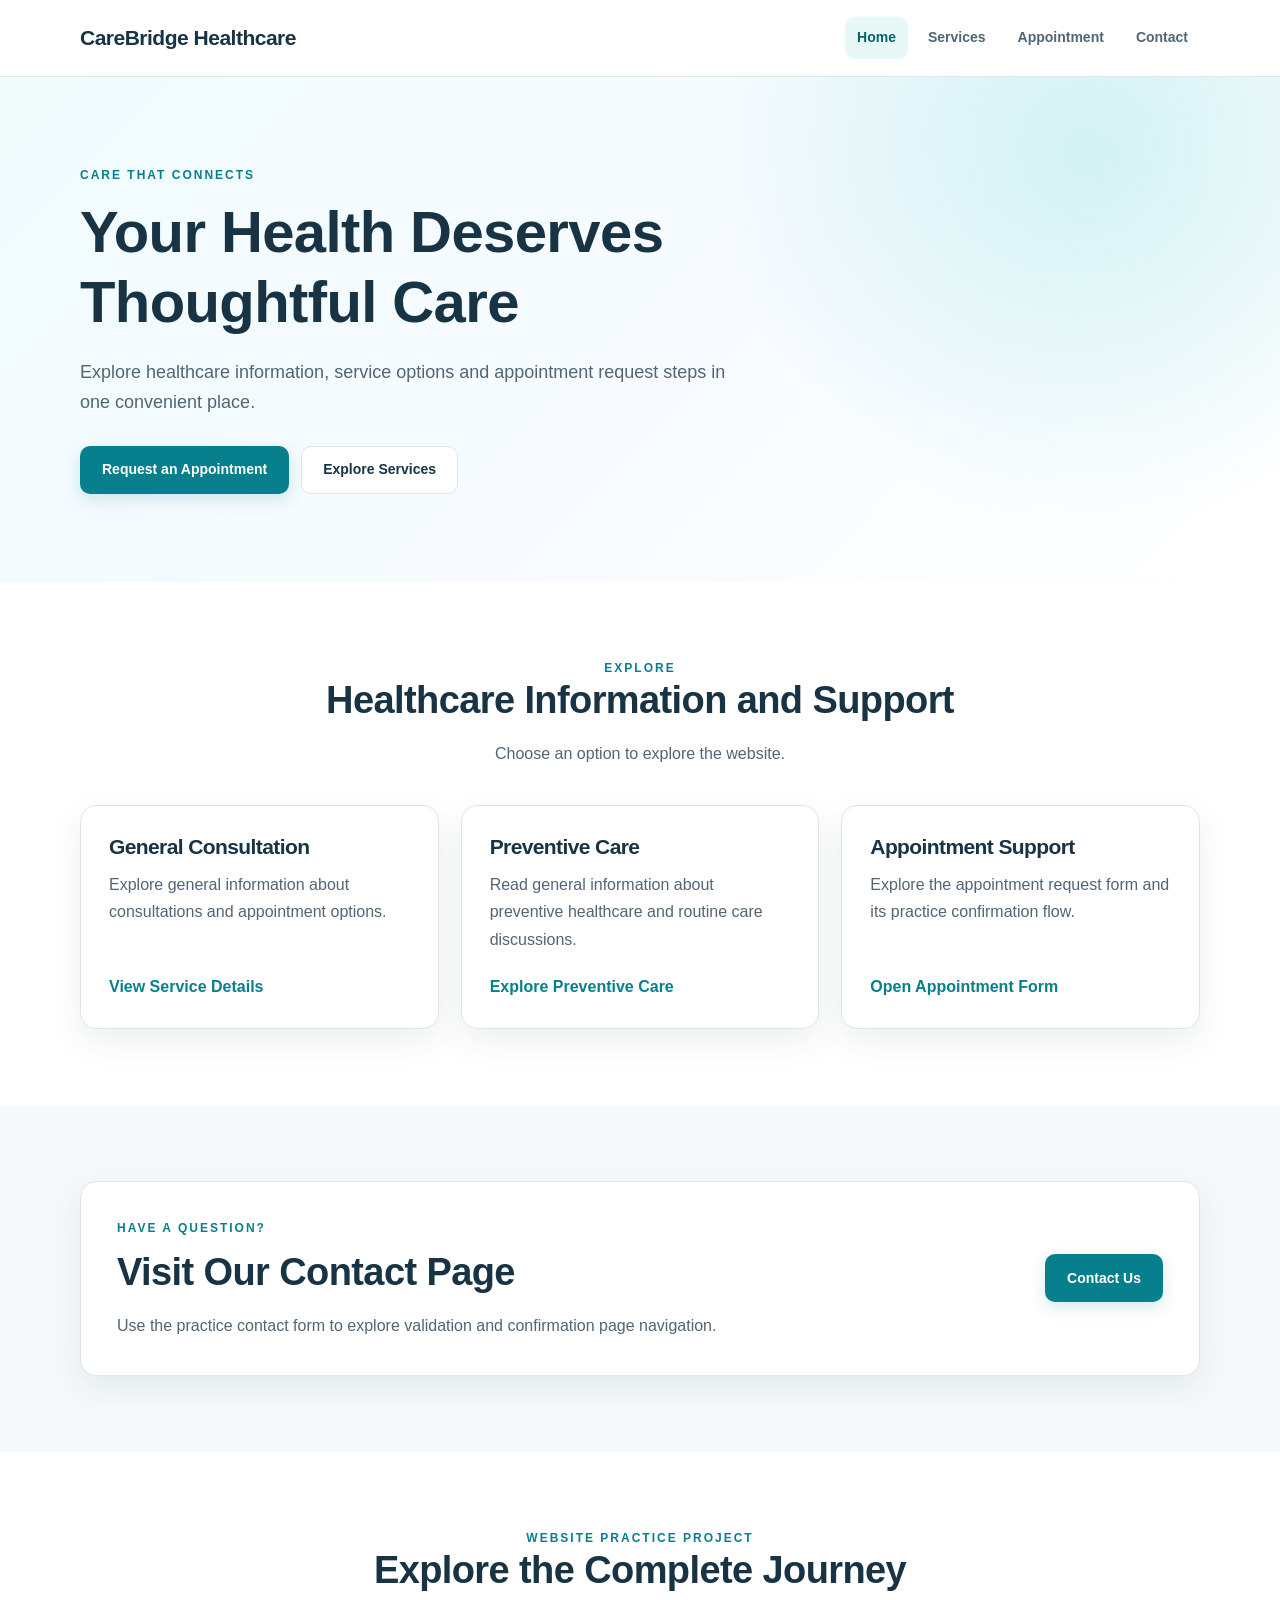
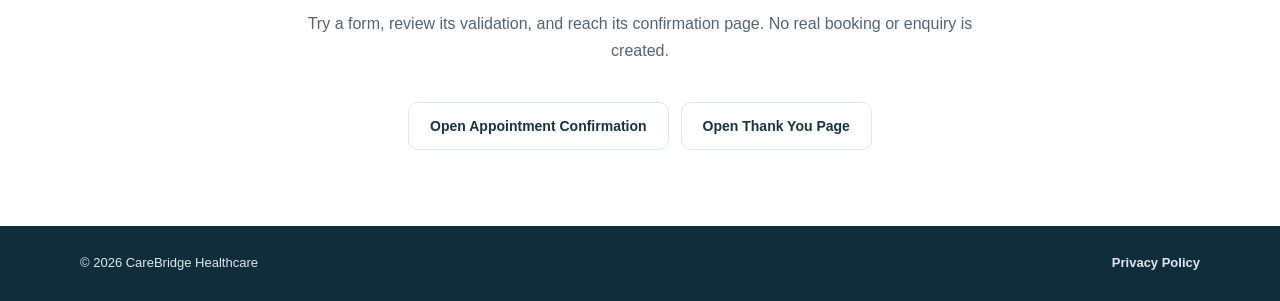
<file: index.html>
<!DOCTYPE html>
<html lang="en">
<head>
  <meta charset="UTF-8">
  <meta name="viewport" content="width=device-width, initial-scale=1.0">

  <title>CareBridge Healthcare | Healthcare Information</title>
  <meta name="description" content="Explore healthcare information, service options and appointment form practice at CareBridge Healthcare.">

  <!-- Google Tag Manager -->
  <script>
    (function(w,d,s,l,i){w[l]=w[l]||[];w[l].push({'gtm.start':
    new Date().getTime(),event:'gtm.js'});var f=d.getElementsByTagName(s)[0],
    j=d.createElement(s),dl=l!='dataLayer'?'&l='+l:'';j.async=true;j.src=
    'https://www.googletagmanager.com/gtm.js?id='+i+dl;f.parentNode.insertBefore(j,f);
    })(window,document,'script','dataLayer','GTM-T838QF4X');
  </script>
  <!-- End Google Tag Manager -->

  <!-- CSS file is in the repository root -->
  <link rel="stylesheet" href="style.css">
</head>

<body>
  <!-- Google Tag Manager (noscript) -->
  <noscript>
    <iframe src="https://www.googletagmanager.com/ns.html?id=GTM-T838QF4X"
      height="0" width="0" style="display:none;visibility:hidden"></iframe>
  </noscript>
  <!-- End Google Tag Manager (noscript) -->

  <header class="site-header">
    <div class="container nav-wrap">
      <a class="brand" href="index.html">CareBridge Healthcare</a>

      <nav aria-label="Main navigation">
        <a href="index.html" aria-current="page">Home</a>
        <a href="services.html">Services</a>
        <a href="appointment.html">Appointment</a>
        <a href="contact.html">Contact</a>
      </nav>
    </div>
  </header>

  <main>
    <section class="hero">
      <div class="container hero-content">
        <div>
          <p class="eyebrow">CARE THAT CONNECTS</p>
          <h1>Your Health Deserves Thoughtful Care</h1>
          <p>
            Explore healthcare information, service options and
            appointment request steps in one convenient place.
          </p>

          <div class="hero-actions">
            <a class="btn btn-primary"
               href="appointment.html"
               data-track="appointment_click">
              Request an Appointment
            </a>

            <a class="btn btn-secondary"
               href="services.html"
               data-track="services_click">
              Explore Services
            </a>
          </div>
        </div>
      </div>
    </section>

    <section class="section">
      <div class="container">
        <div class="section-heading">
          <p class="eyebrow">EXPLORE</p>
          <h2>Healthcare Information and Support</h2>
          <p>Choose an option to explore the website.</p>
        </div>

        <div class="service-grid">
          <article class="service-card">
            <h3>General Consultation</h3>
            <p>
              Explore general information about consultations
              and appointment options.
            </p>
            <a href="services.html"
               data-track="service_click"
               data-service="general_consultation">
              View Service Details
            </a>
          </article>

          <article class="service-card">
            <h3>Preventive Care</h3>
            <p>
              Read general information about preventive healthcare
              and routine care discussions.
            </p>
            <a href="services.html"
               data-track="service_click"
               data-service="preventive_care">
              Explore Preventive Care
            </a>
          </article>

          <article class="service-card">
            <h3>Appointment Support</h3>
            <p>
              Explore the appointment request form and its
              practice confirmation flow.
            </p>
            <a href="appointment.html"
               data-track="appointment_click">
              Open Appointment Form
            </a>
          </article>
        </div>
      </div>
    </section>

    <section class="section section-soft">
      <div class="container cta-box">
        <div>
          <p class="eyebrow">HAVE A QUESTION?</p>
          <h2>Visit Our Contact Page</h2>
          <p>
            Use the practice contact form to explore validation
            and confirmation page navigation.
          </p>
        </div>

        <a class="btn btn-primary"
           href="contact.html"
           data-track="contact_click">
          Contact Us
        </a>
      </div>
    </section>

    <section class="section">
      <div class="container">
        <div class="section-heading">
          <p class="eyebrow">WEBSITE PRACTICE PROJECT</p>
          <h2>Explore the Complete Journey</h2>
          <p>
            Try a form, review its validation, and reach its
            confirmation page. No real booking or enquiry is created.
          </p>
        </div>

        <div class="hero-actions" style="justify-content:center">
          <a class="btn btn-secondary"
             href="appointment-confirmation.html"
             data-track="appointment_confirmation_test">
            Open Appointment Confirmation
          </a>

          <a class="btn btn-secondary"
             href="thank-you.html"
             data-track="thankyou_test">
            Open Thank You Page
          </a>
        </div>
      </div>
    </section>
  </main>

  <footer class="site-footer">
    <div class="container footer-content">
      <p>© 2026 CareBridge Healthcare</p>
      <a href="privacy.html">Privacy Policy</a>
    </div>
  </footer>

  <!-- JavaScript file is in the repository root -->
  <script src="site.js"></script>
</body>
</html>
</file>
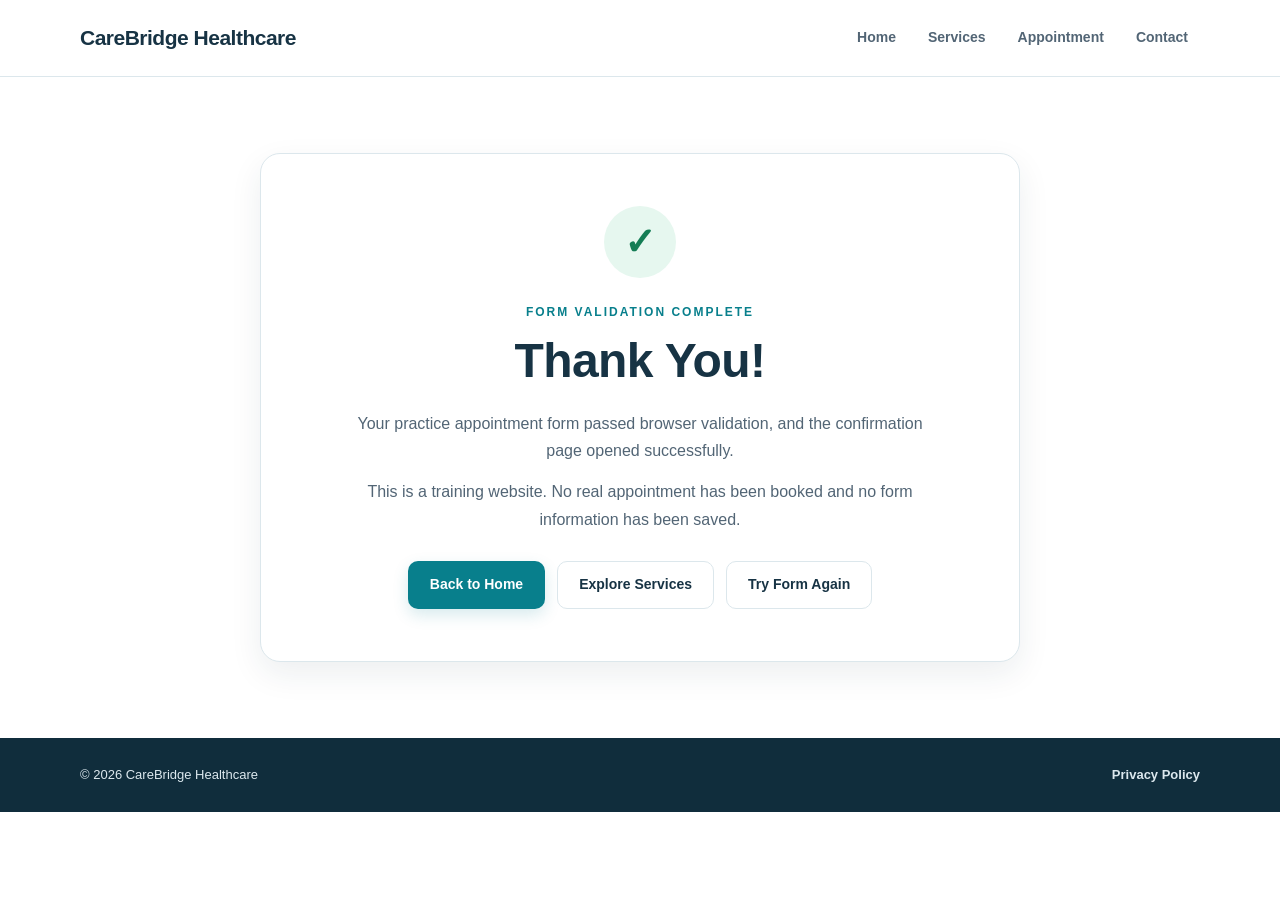
<file: appointment-confirmation.html>
<!DOCTYPE html>
<html lang="en">
<head>
  <meta charset="UTF-8">
  <meta name="viewport" content="width=device-width, initial-scale=1.0">
  <title>Appointment Request Confirmation | CareBridge Healthcare</title>
  <meta name="description" content="Confirmation page for the CareBridge Healthcare practice form.">

  <!-- Google Tag Manager -->
  <script>
    (function(w,d,s,l,i){w[l]=w[l]||[];w[l].push({'gtm.start':
    new Date().getTime(),event:'gtm.js'});var f=d.getElementsByTagName(s)[0],
    j=d.createElement(s),dl=l!='dataLayer'?'&l='+l:'';j.async=true;j.src=
    'https://www.googletagmanager.com/gtm.js?id='+i+dl;f.parentNode.insertBefore(j,f);
    })(window,document,'script','dataLayer','GTM-T838QF4X');
  </script>
  <!-- End Google Tag Manager -->

  <link rel="stylesheet" href="style.css">
</head>

<body>
  <!-- Google Tag Manager (noscript) -->
  <noscript>
    <iframe src="https://www.googletagmanager.com/ns.html?id=GTM-T838QF4X"
      height="0" width="0" style="display:none;visibility:hidden"></iframe>
  </noscript>
  <!-- End Google Tag Manager (noscript) -->

  <header class="site-header">
    <div class="container nav-wrap">
      <a class="brand" href="index.html">CareBridge Healthcare</a>
      <nav aria-label="Main navigation">
        <a href="index.html">Home</a>
        <a href="services.html">Services</a>
        <a href="appointment.html">Appointment</a>
        <a href="contact.html">Contact</a>
      </nav>
    </div>
  </header>

  <main>
    <section class="section">
      <div class="container">
        <div class="confirmation-card">
          <div class="confirmation-icon" aria-hidden="true">✓</div>
          <p class="eyebrow">FORM VALIDATION COMPLETE</p>
          <h1>Thank You!</h1>

          <p>
            Your practice appointment form passed browser validation,
            and the confirmation page opened successfully.
          </p>

          <p>
            This is a training website. No real appointment has
            been booked and no form information has been saved.
          </p>

          <div class="hero-actions">
            <a class="btn btn-primary"
               href="index.html"
               data-track="confirmation_home_click">
              Back to Home
            </a>

            <a class="btn btn-secondary"
               href="services.html"
               data-track="confirmation_services_click">
              Explore Services
            </a>

            <a class="btn btn-secondary"
               href="appointment.html"
               data-track="confirmation_retry_click">
              Try Form Again
            </a>
          </div>
        </div>
      </div>
    </section>
  </main>

  <footer class="site-footer">
    <div class="container footer-content">
      <p>© 2026 CareBridge Healthcare</p>
      <a href="privacy.html">Privacy Policy</a>
    </div>
  </footer>

  <script>
    window.dataLayer = window.dataLayer || [];
    window.dataLayer.push({
      event: 'appointment_confirmation_view'
    });
  </script>

  <script src="site.js"></script>
</body>
</html>
</file>
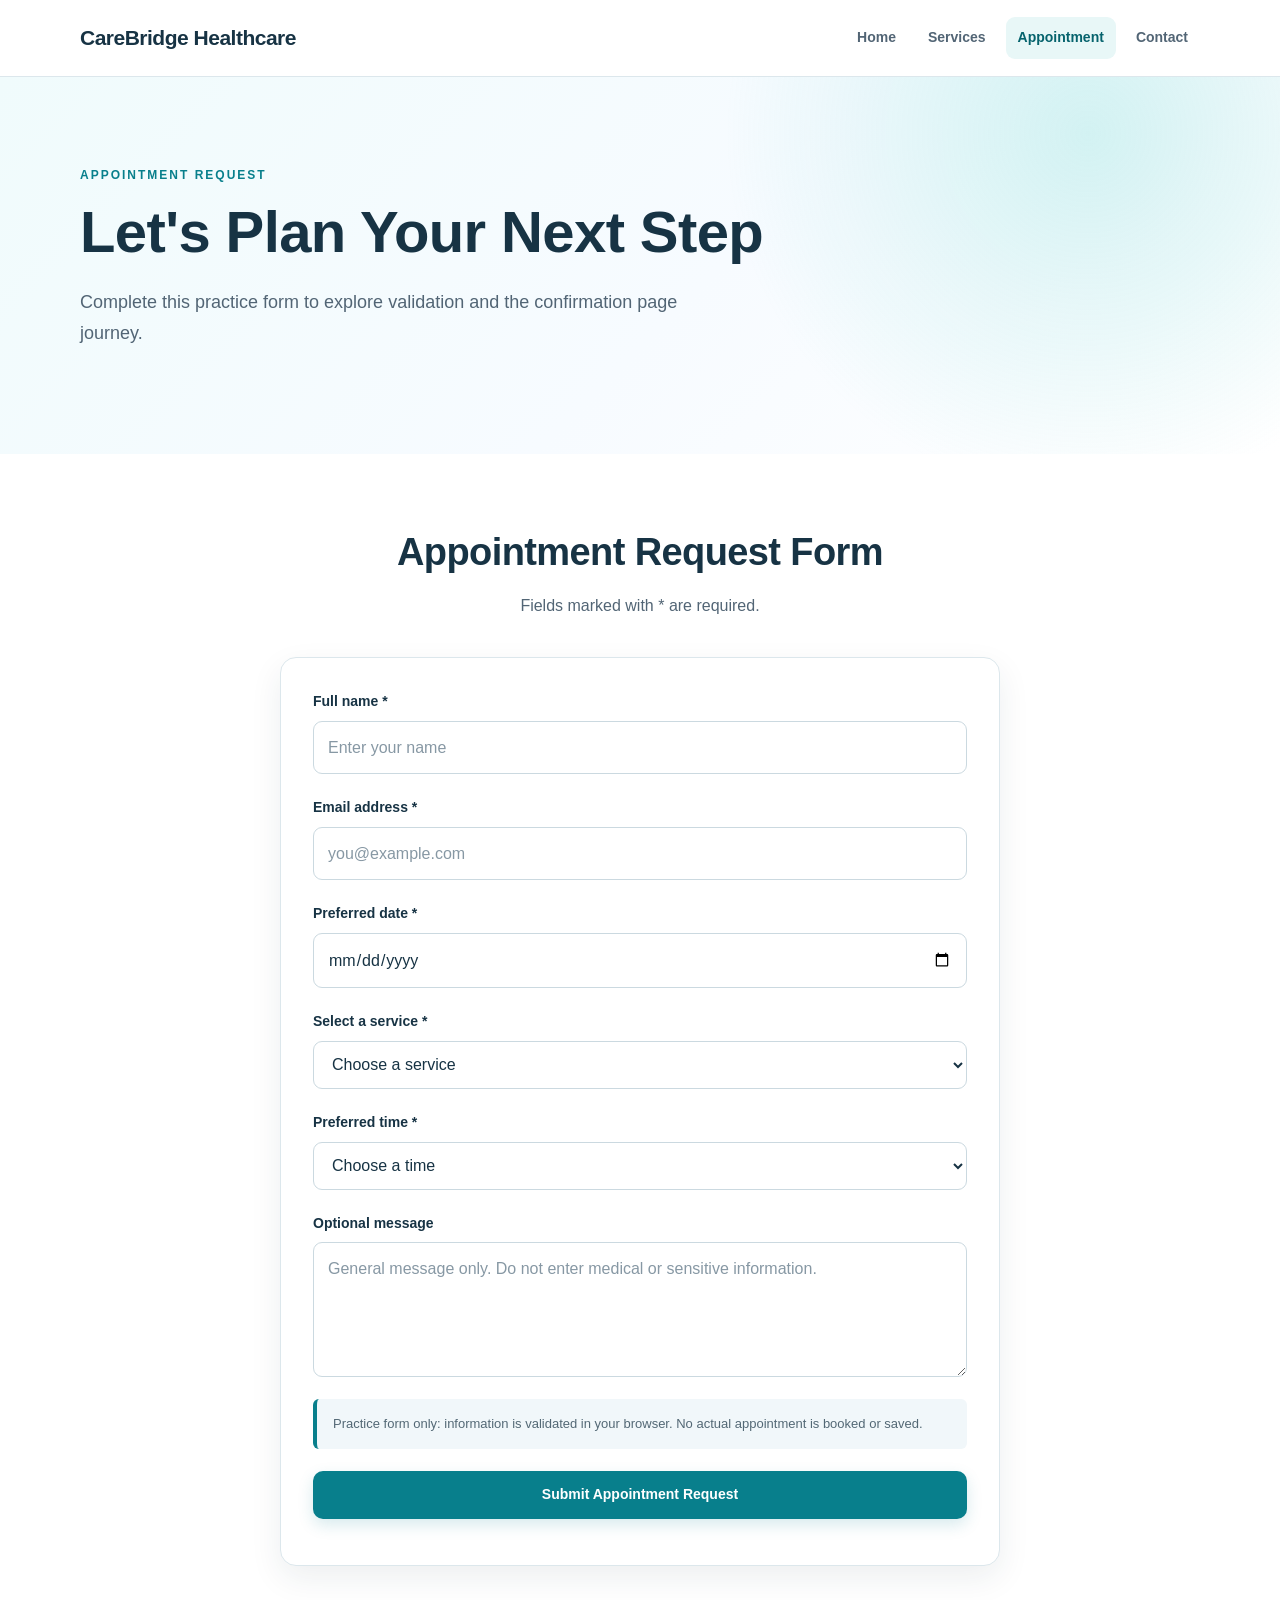
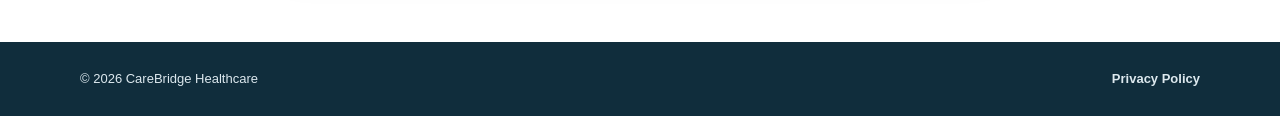
<file: appointment.html>
<!DOCTYPE html>
<html lang="en">
<head>
  <meta charset="UTF-8">
  <meta name="viewport" content="width=device-width, initial-scale=1.0">
  <title>Request an Appointment | CareBridge Healthcare</title>
  <meta name="description" content="Explore the appointment request process at CareBridge Healthcare.">

  <!-- Google Tag Manager -->
  <script>
    (function(w,d,s,l,i){w[l]=w[l]||[];w[l].push({'gtm.start':
    new Date().getTime(),event:'gtm.js'});var f=d.getElementsByTagName(s)[0],
    j=d.createElement(s),dl=l!='dataLayer'?'&l='+l:'';j.async=true;j.src=
    'https://www.googletagmanager.com/gtm.js?id='+i+dl;f.parentNode.insertBefore(j,f);
    })(window,document,'script','dataLayer','GTM-T838QF4X');
  </script>
  <!-- End Google Tag Manager -->

  <link rel="stylesheet" href="style.css">
</head>

<body>
  <!-- Google Tag Manager (noscript) -->
  <noscript>
    <iframe src="https://www.googletagmanager.com/ns.html?id=GTM-T838QF4X"
      height="0" width="0" style="display:none;visibility:hidden"></iframe>
  </noscript>
  <!-- End Google Tag Manager (noscript) -->

  <header class="site-header">
    <div class="container nav-wrap">
      <a class="brand" href="index.html">CareBridge Healthcare</a>
      <nav aria-label="Main navigation">
        <a href="index.html">Home</a>
        <a href="services.html">Services</a>
        <a href="appointment.html" aria-current="page">Appointment</a>
        <a href="contact.html">Contact</a>
      </nav>
    </div>
  </header>

  <main>
    <section class="hero">
      <div class="container hero-content">
        <div>
          <p class="eyebrow">APPOINTMENT REQUEST</p>
          <h1>Let's Plan Your Next Step</h1>
          <p>
            Complete this practice form to explore validation
            and the confirmation page journey.
          </p>
        </div>
      </div>
    </section>

    <section class="section">
      <div class="container">
        <div class="section-heading">
          <h2>Appointment Request Form</h2>
          <p>Fields marked with * are required.</p>
        </div>

        <form id="appointment-form" class="contact-form">
          <div class="form-group">
            <label for="full-name">Full name *</label>
            <input type="text" id="full-name" name="name"
              autocomplete="name" minlength="2" maxlength="80"
              required placeholder="Enter your name">
          </div>

          <div class="form-group">
            <label for="email">Email address *</label>
            <input type="email" id="email" name="email"
              autocomplete="email" maxlength="120"
              required placeholder="you@example.com">
          </div>

          <div class="form-group">
            <label for="appointment-date">Preferred date *</label>
            <input type="date" id="appointment-date"
              name="date" required>
          </div>

          <div class="form-group">
            <label for="service">Select a service *</label>
            <select id="service" name="service" required>
              <option value="">Choose a service</option>
              <option value="general_consultation">General Consultation</option>
              <option value="preventive_care">Preventive Care</option>
              <option value="wellness_information">Wellness Information</option>
            </select>
          </div>

          <div class="form-group">
            <label for="time-preference">Preferred time *</label>
            <select id="time-preference" name="time" required>
              <option value="">Choose a time</option>
              <option value="morning">Morning</option>
              <option value="afternoon">Afternoon</option>
              <option value="evening">Evening</option>
            </select>
          </div>

          <div class="form-group">
            <label for="practice-note">Optional message</label>
            <textarea id="practice-note" name="message"
              maxlength="300" rows="4"
              placeholder="General message only. Do not enter medical or sensitive information."></textarea>
          </div>

          <p class="form-notice">
            Practice form only: information is validated in your browser.
            No actual appointment is booked or saved.
          </p>

          <button type="submit" class="btn btn-primary"
            data-track="appointment_form_submit">
            Submit Appointment Request
          </button>

          <p id="form-error" role="alert" aria-live="polite"></p>
        </form>
      </div>
    </section>
  </main>

  <footer class="site-footer">
    <div class="container footer-content">
      <p>© 2026 CareBridge Healthcare</p>
      <a href="privacy.html">Privacy Policy</a>
    </div>
  </footer>

  <script>
    (function () {
      var form = document.getElementById('appointment-form');
      var dateField = document.getElementById('appointment-date');
      var error = document.getElementById('form-error');

      var now = new Date();
      var localToday = new Date(
        now.getTime() - now.getTimezoneOffset() * 60000
      ).toISOString().split('T')[0];

      dateField.min = localToday;

      form.addEventListener('submit', function (event) {
        event.preventDefault();
        error.textContent = '';

        if (!form.checkValidity()) {
          form.reportValidity();
          return;
        }

        if (dateField.value < localToday) {
          error.textContent = 'Please select today or a future date.';
          dateField.focus();
          return;
        }

        window.dataLayer = window.dataLayer || [];
        window.dataLayer.push({
          event: 'appointment_form_validated'
        });

        // Practice flow only; no appointment is stored.
        window.location.href = 'appointment-confirmation.html';
      });
    })();
  </script>

  <script src="site.js"></script>
</body>
</html>
</file>
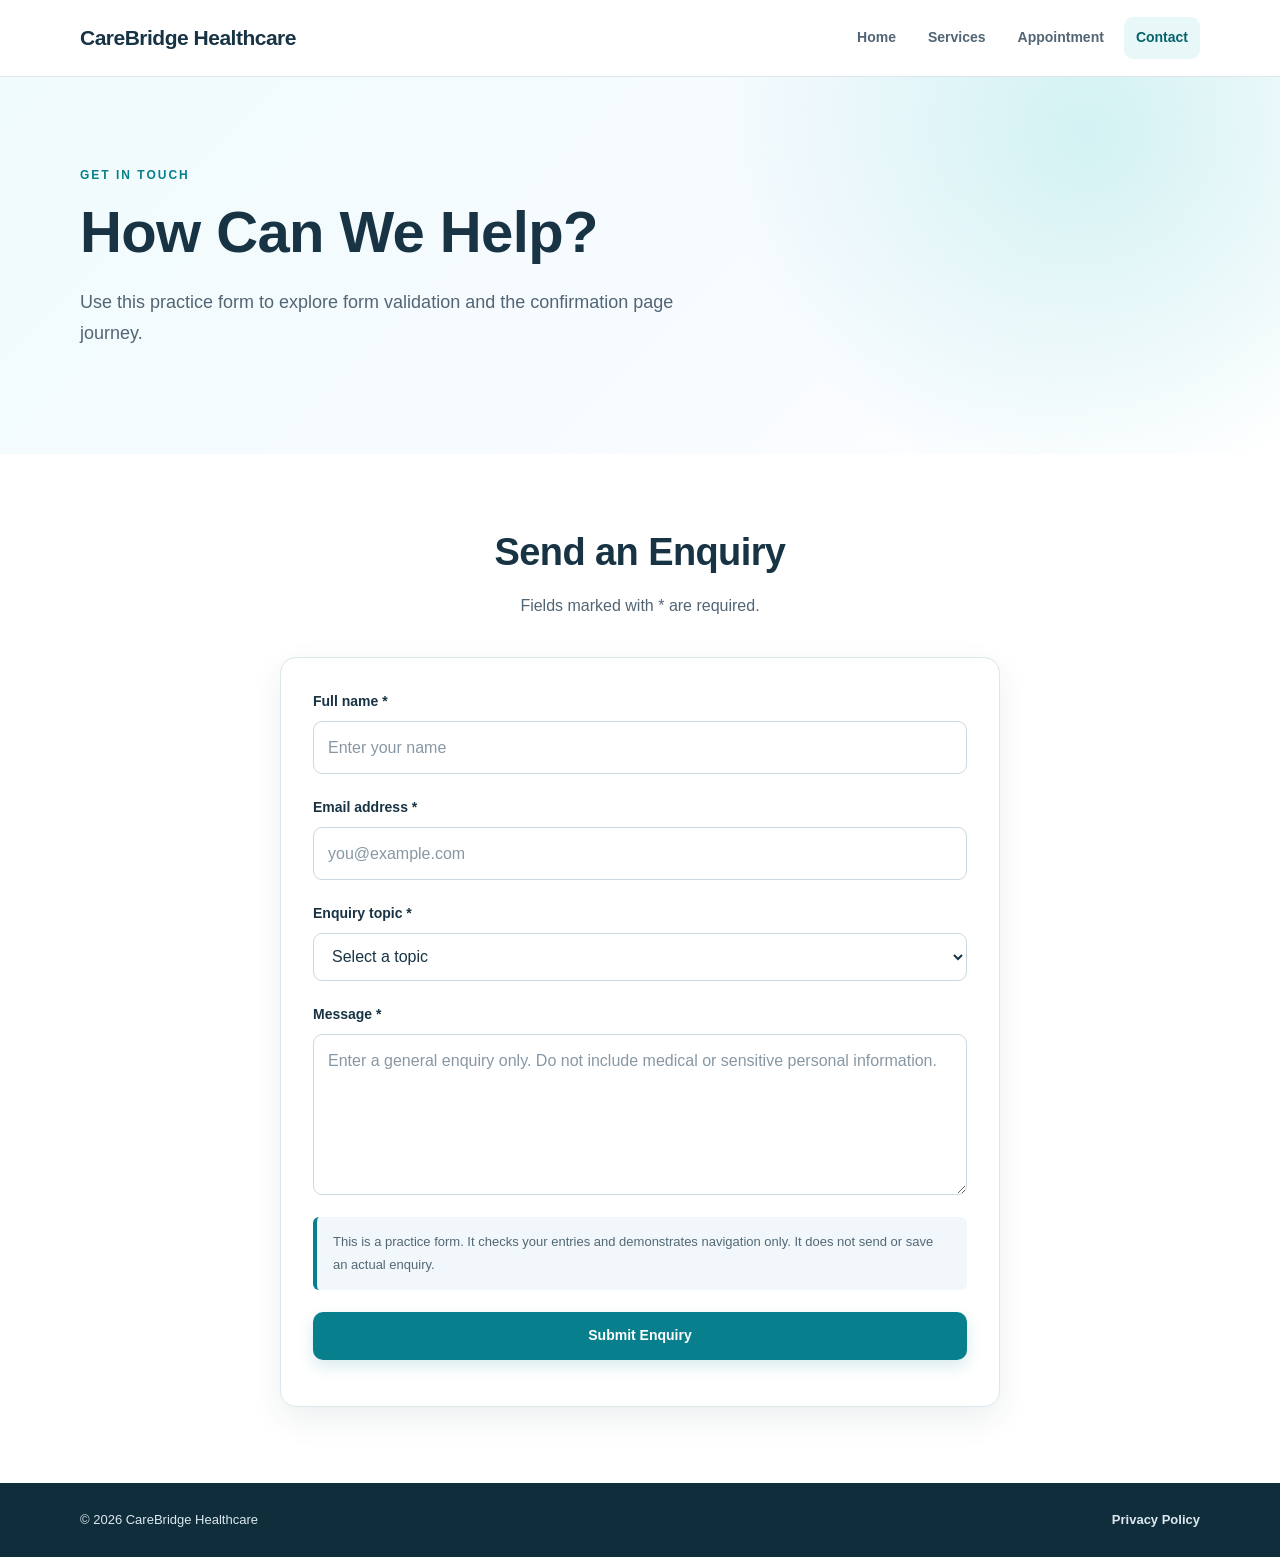
<file: contact.html>
<!DOCTYPE html>
<html lang="en">
<head>
  <meta charset="UTF-8">
  <meta name="viewport" content="width=device-width, initial-scale=1.0">
  <title>Contact Us | CareBridge Healthcare</title>
  <meta name="description" content="Contact page and practice enquiry form for CareBridge Healthcare.">

  <!-- Google Tag Manager -->
  <script>
    (function(w,d,s,l,i){w[l]=w[l]||[];w[l].push({'gtm.start':
    new Date().getTime(),event:'gtm.js'});var f=d.getElementsByTagName(s)[0],
    j=d.createElement(s),dl=l!='dataLayer'?'&l='+l:'';j.async=true;j.src=
    'https://www.googletagmanager.com/gtm.js?id='+i+dl;f.parentNode.insertBefore(j,f);
    })(window,document,'script','dataLayer','GTM-T838QF4X');
  </script>
  <!-- End Google Tag Manager -->

  <link rel="stylesheet" href="style.css">
</head>

<body>
  <!-- Google Tag Manager (noscript) -->
  <noscript>
    <iframe src="https://www.googletagmanager.com/ns.html?id=GTM-T838QF4X"
      height="0" width="0" style="display:none;visibility:hidden"></iframe>
  </noscript>
  <!-- End Google Tag Manager (noscript) -->

  <header class="site-header">
    <div class="container nav-wrap">
      <a class="brand" href="index.html">CareBridge Healthcare</a>
      <nav aria-label="Main navigation">
        <a href="index.html">Home</a>
        <a href="services.html">Services</a>
        <a href="appointment.html">Appointment</a>
        <a href="contact.html" aria-current="page">Contact</a>
      </nav>
    </div>
  </header>

  <main>
    <section class="hero">
      <div class="container hero-content">
        <div>
          <p class="eyebrow">GET IN TOUCH</p>
          <h1>How Can We Help?</h1>
          <p>
            Use this practice form to explore form validation
            and the confirmation page journey.
          </p>
        </div>
      </div>
    </section>

    <section class="section">
      <div class="container">
        <div class="section-heading">
          <h2>Send an Enquiry</h2>
          <p>Fields marked with * are required.</p>
        </div>

        <form id="contact-form" class="contact-form">
          <div class="form-group">
            <label for="contact-name">Full name *</label>
            <input
              type="text"
              id="contact-name"
              name="name"
              autocomplete="name"
              minlength="2"
              maxlength="80"
              required
              placeholder="Enter your name">
          </div>

          <div class="form-group">
            <label for="contact-email">Email address *</label>
            <input
              type="email"
              id="contact-email"
              name="email"
              autocomplete="email"
              maxlength="120"
              required
              placeholder="you@example.com">
          </div>

          <div class="form-group">
            <label for="enquiry-topic">Enquiry topic *</label>
            <select id="enquiry-topic" name="topic" required>
              <option value="">Select a topic</option>
              <option value="general">General enquiry</option>
              <option value="services">Service information</option>
              <option value="appointments">Appointment information</option>
              <option value="website">Website feedback</option>
            </select>
          </div>

          <div class="form-group">
            <label for="contact-message">Message *</label>
            <textarea
              id="contact-message"
              name="message"
              minlength="5"
              maxlength="500"
              rows="5"
              required
              placeholder="Enter a general enquiry only. Do not include medical or sensitive personal information."></textarea>
          </div>

          <p class="form-notice">
            This is a practice form. It checks your entries and
            demonstrates navigation only. It does not send or save
            an actual enquiry.
          </p>

          <button type="submit" class="btn btn-primary"
                  data-track="contact_form_submit">
            Submit Enquiry
          </button>

          <p id="contact-error" role="alert" aria-live="polite"></p>
        </form>
      </div>
    </section>
  </main>

  <footer class="site-footer">
    <div class="container footer-content">
      <p>© 2026 CareBridge Healthcare</p>
      <a href="privacy.html">Privacy Policy</a>
    </div>
  </footer>

  <script>
    (function () {
      var form = document.getElementById('contact-form');
      var error = document.getElementById('contact-error');

      form.addEventListener('submit', function (event) {
        event.preventDefault();
        error.textContent = '';

        if (!form.checkValidity()) {
          form.reportValidity();
          return;
        }

        // Push only a generic event. Never send form values to analytics.
        window.dataLayer = window.dataLayer || [];
        window.dataLayer.push({
          event: 'contact_form_validated'
        });

        // Practice navigation only; the enquiry is not stored or sent.
        window.location.href = 'thank-you.html';
      });
    })();
  </script>

  <script src="site.js"></script>
</body>
</html>
</file>
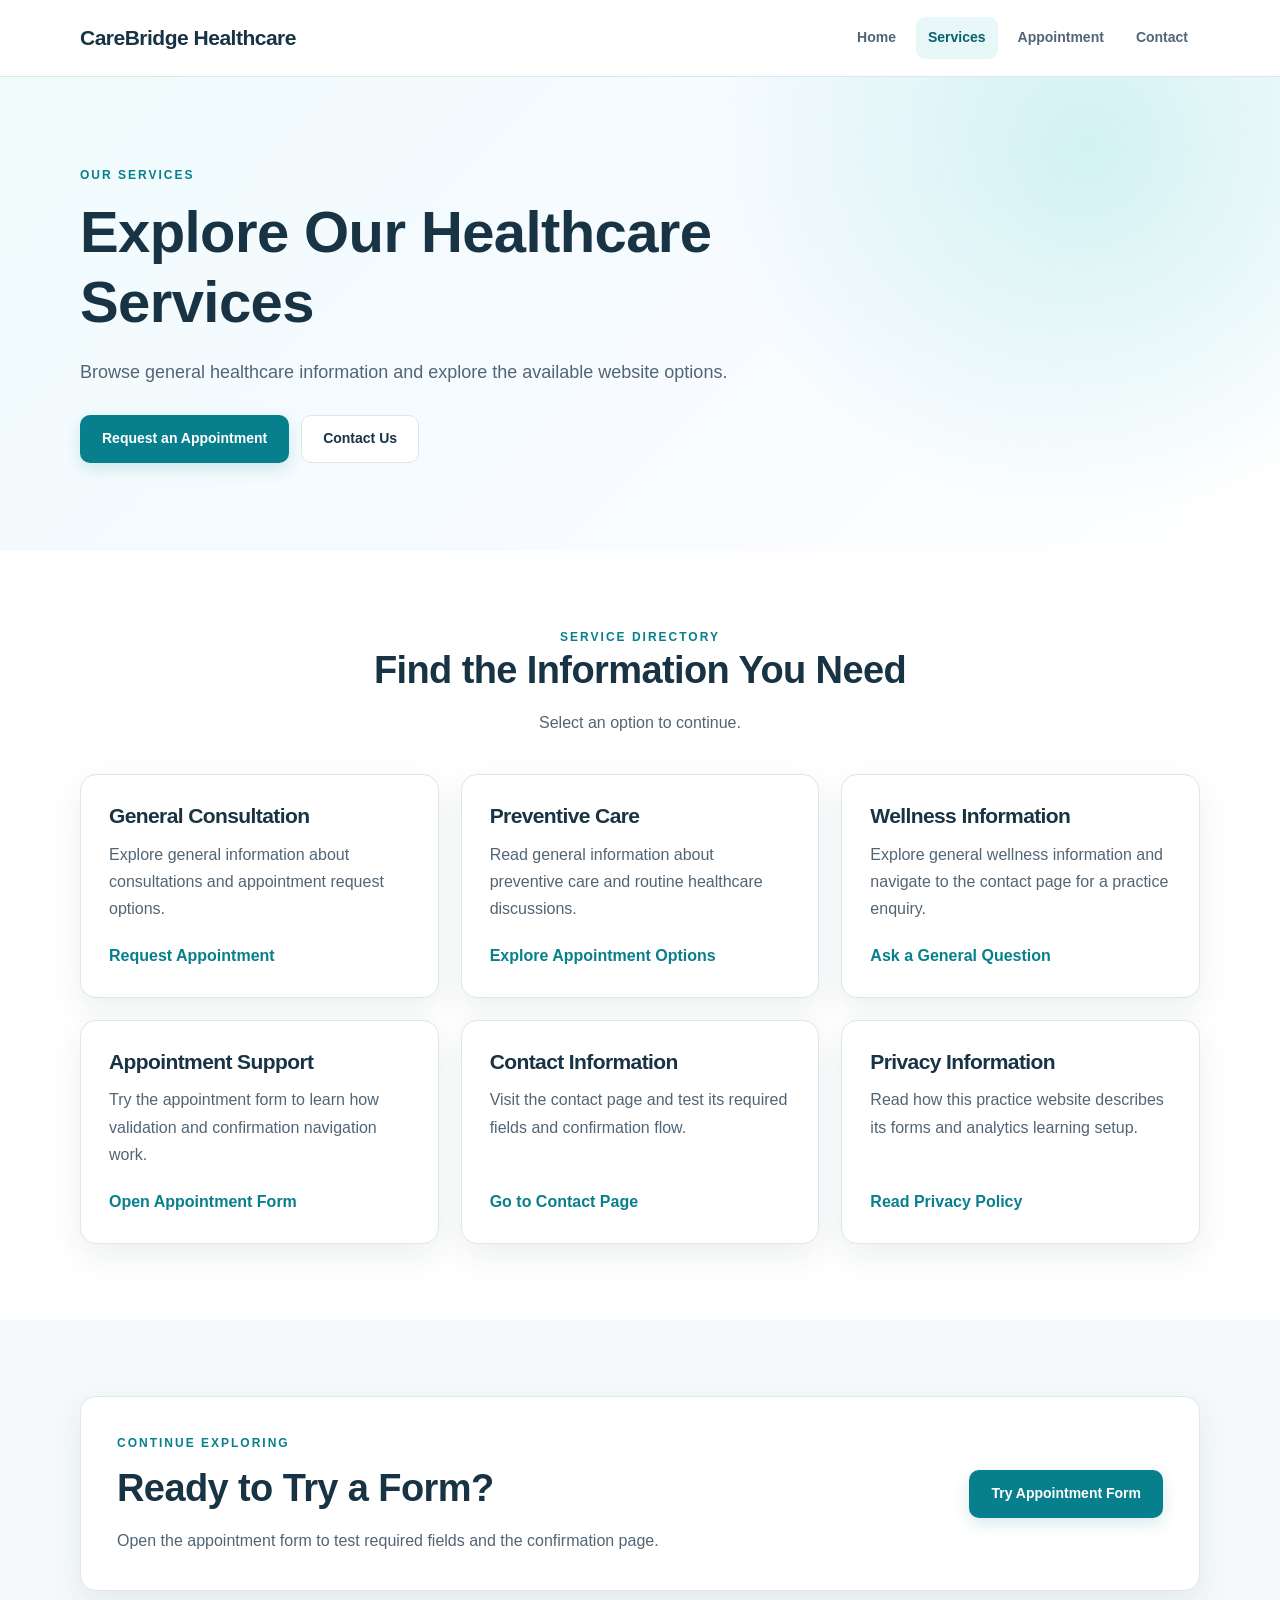
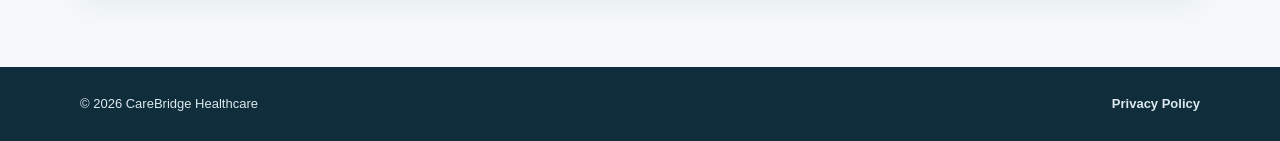
<file: services.html>
<!DOCTYPE html>
<html lang="en">
<head>
  <meta charset="UTF-8">
  <meta name="viewport" content="width=device-width, initial-scale=1.0">
  <title>Our Services | CareBridge Healthcare</title>
  <meta name="description" content="Explore healthcare information and appointment options at CareBridge Healthcare.">

  <!-- Google Tag Manager -->
  <script>
    (function(w,d,s,l,i){w[l]=w[l]||[];w[l].push({'gtm.start':
    new Date().getTime(),event:'gtm.js'});var f=d.getElementsByTagName(s)[0],
    j=d.createElement(s),dl=l!='dataLayer'?'&l='+l:'';j.async=true;j.src=
    'https://www.googletagmanager.com/gtm.js?id='+i+dl;f.parentNode.insertBefore(j,f);
    })(window,document,'script','dataLayer','GTM-T838QF4X');
  </script>
  <!-- End Google Tag Manager -->

  <link rel="stylesheet" href="style.css">
</head>

<body>
  <!-- Google Tag Manager (noscript) -->
  <noscript>
    <iframe src="https://www.googletagmanager.com/ns.html?id=GTM-T838QF4X"
      height="0" width="0" style="display:none;visibility:hidden"></iframe>
  </noscript>
  <!-- End Google Tag Manager (noscript) -->

  <header class="site-header">
    <div class="container nav-wrap">
      <a class="brand" href="index.html">CareBridge Healthcare</a>
      <nav aria-label="Main navigation">
        <a href="index.html">Home</a>
        <a href="services.html" aria-current="page">Services</a>
        <a href="appointment.html">Appointment</a>
        <a href="contact.html">Contact</a>
      </nav>
    </div>
  </header>

  <main>
    <section class="hero">
      <div class="container hero-content">
        <div>
          <p class="eyebrow">OUR SERVICES</p>
          <h1>Explore Our Healthcare Services</h1>
          <p>
            Browse general healthcare information and explore
            the available website options.
          </p>
          <div class="hero-actions">
            <a class="btn btn-primary" href="appointment.html"
               data-track="appointment_click">
              Request an Appointment
            </a>
            <a class="btn btn-secondary" href="contact.html"
               data-track="contact_click">
              Contact Us
            </a>
          </div>
        </div>
      </div>
    </section>

    <section class="section">
      <div class="container">
        <div class="section-heading">
          <p class="eyebrow">SERVICE DIRECTORY</p>
          <h2>Find the Information You Need</h2>
          <p>Select an option to continue.</p>
        </div>

        <div class="service-grid">
          <article class="service-card">
            <h3>General Consultation</h3>
            <p>
              Explore general information about consultations
              and appointment request options.
            </p>
            <a href="appointment.html"
               data-track="service_appointment_click"
               data-service="general_consultation">
              Request Appointment
            </a>
          </article>

          <article class="service-card">
            <h3>Preventive Care</h3>
            <p>
              Read general information about preventive care
              and routine healthcare discussions.
            </p>
            <a href="appointment.html"
               data-track="service_appointment_click"
               data-service="preventive_care">
              Explore Appointment Options
            </a>
          </article>

          <article class="service-card">
            <h3>Wellness Information</h3>
            <p>
              Explore general wellness information and navigate
              to the contact page for a practice enquiry.
            </p>
            <a href="contact.html"
               data-track="service_contact_click"
               data-service="wellness_information">
              Ask a General Question
            </a>
          </article>

          <article class="service-card">
            <h3>Appointment Support</h3>
            <p>
              Try the appointment form to learn how validation
              and confirmation navigation work.
            </p>
            <a href="appointment.html"
               data-track="appointment_click">
              Open Appointment Form
            </a>
          </article>

          <article class="service-card">
            <h3>Contact Information</h3>
            <p>
              Visit the contact page and test its required fields
              and confirmation flow.
            </p>
            <a href="contact.html"
               data-track="contact_click">
              Go to Contact Page
            </a>
          </article>

          <article class="service-card">
            <h3>Privacy Information</h3>
            <p>
              Read how this practice website describes its forms
              and analytics learning setup.
            </p>
            <a href="privacy.html"
               data-track="privacy_click">
              Read Privacy Policy
            </a>
          </article>
        </div>
      </div>
    </section>

    <section class="section section-soft">
      <div class="container cta-box">
        <div>
          <p class="eyebrow">CONTINUE EXPLORING</p>
          <h2>Ready to Try a Form?</h2>
          <p>
            Open the appointment form to test required fields
            and the confirmation page.
          </p>
        </div>
        <a class="btn btn-primary" href="appointment.html"
           data-track="appointment_click">
          Try Appointment Form
        </a>
      </div>
    </section>
  </main>

  <footer class="site-footer">
    <div class="container footer-content">
      <p>© 2026 CareBridge Healthcare</p>
      <a href="privacy.html">Privacy Policy</a>
    </div>
  </footer>

  <script src="site.js"></script>
</body>
</html>
</file>
<file: style.css>
/* =========================================
   CareBridge Healthcare - Main Stylesheet
   ========================================= */

:root {
  --primary: #087f8c;
  --primary-dark: #06636d;
  --secondary: #e8f7f7;
  --heading: #173344;
  --text: #526575;
  --background: #ffffff;
  --surface: #f5f9fb;
  --border: #dce7ec;
  --success: #147d55;
  --shadow: 0 12px 32px rgba(23, 51, 68, 0.08);
  --radius: 16px;
  --container: 1120px;
}

* {
  box-sizing: border-box;
}

html {
  scroll-behavior: smooth;
}

body {
  margin: 0;
  font-family: Arial, Helvetica, sans-serif;
  color: var(--text);
  background: var(--background);
  line-height: 1.7;
}

img {
  display: block;
  max-width: 100%;
}

a {
  color: var(--primary);
  text-decoration: none;
}

a:hover {
  color: var(--primary-dark);
}

button,
input,
select,
textarea {
  font: inherit;
}

button,
a {
  -webkit-tap-highlight-color: transparent;
}

:focus-visible {
  outline: 3px solid #f0b429;
  outline-offset: 3px;
}

.container {
  width: min(var(--container), calc(100% - 40px));
  margin-inline: auto;
}

/* Header and navigation */

.site-header {
  position: sticky;
  top: 0;
  z-index: 100;
  background: rgba(255, 255, 255, 0.97);
  border-bottom: 1px solid var(--border);
  backdrop-filter: blur(12px);
}

.nav-wrap {
  min-height: 76px;
  display: flex;
  align-items: center;
  justify-content: space-between;
  gap: 24px;
}

.brand {
  color: var(--heading);
  font-size: 21px;
  font-weight: 800;
  letter-spacing: -0.5px;
  white-space: nowrap;
}

.site-header nav {
  display: flex;
  align-items: center;
  justify-content: flex-end;
  flex-wrap: wrap;
  gap: 8px;
}

.site-header nav a {
  color: var(--text);
  font-size: 14px;
  font-weight: 700;
  padding: 9px 12px;
  border-radius: 9px;
  transition: background 0.2s ease, color 0.2s ease;
}

.site-header nav a:hover,
.site-header nav a[aria-current="page"] {
  color: var(--primary-dark);
  background: var(--secondary);
}

/* Hero section */

.hero {
  position: relative;
  overflow: hidden;
  padding: 88px 0;
  background:
    radial-gradient(
      circle at 85% 15%,
      rgba(110, 214, 210, 0.28),
      transparent 32%
    ),
    linear-gradient(135deg, #f0fbfc 0%, #f7fbff 55%, #ffffff 100%);
}

.hero-content {
  position: relative;
  z-index: 1;
}

.hero-content > div {
  max-width: 760px;
}

.eyebrow {
  margin: 0 0 12px;
  color: var(--primary);
  font-size: 12px;
  font-weight: 800;
  letter-spacing: 2px;
  text-transform: uppercase;
}

h1,
h2,
h3 {
  color: var(--heading);
  line-height: 1.2;
  letter-spacing: -0.6px;
}

h1 {
  max-width: 800px;
  margin: 0 0 20px;
  font-size: clamp(36px, 5vw, 58px);
}

h2 {
  margin: 0 0 16px;
  font-size: clamp(27px, 3vw, 38px);
}

h3 {
  margin: 0 0 12px;
  font-size: 21px;
}

.hero p:not(.eyebrow) {
  max-width: 650px;
  font-size: 18px;
}

.hero-actions {
  display: flex;
  flex-wrap: wrap;
  gap: 12px;
  margin-top: 28px;
}

/* Buttons */

.btn {
  display: inline-flex;
  align-items: center;
  justify-content: center;
  min-height: 48px;
  padding: 12px 21px;
  border: 1px solid transparent;
  border-radius: 10px;
  font-weight: 700;
  font-size: 14px;
  line-height: 1.4;
  text-align: center;
  cursor: pointer;
  transition:
    transform 0.2s ease,
    background 0.2s ease,
    box-shadow 0.2s ease;
}

.btn:hover {
  transform: translateY(-2px);
}

.btn-primary {
  color: #ffffff;
  background: var(--primary);
  box-shadow: 0 6px 16px rgba(8, 127, 140, 0.16);
}

.btn-primary:hover {
  color: #ffffff;
  background: var(--primary-dark);
}

.btn-secondary {
  color: var(--heading);
  background: #ffffff;
  border-color: var(--border);
}

.btn-secondary:hover {
  color: var(--primary-dark);
  background: var(--secondary);
}

/* General sections */

.section {
  padding: 76px 0;
}

.section-soft {
  background: var(--surface);
}

.section-heading {
  max-width: 700px;
  margin: 0 auto 38px;
  text-align: center;
}

.section-heading p {
  margin-bottom: 0;
}

/* Service cards */

.service-grid {
  display: grid;
  grid-template-columns: repeat(3, minmax(0, 1fr));
  gap: 22px;
}

.service-card {
  display: flex;
  flex-direction: column;
  align-items: flex-start;
  min-width: 0;
  padding: 28px;
  background: #ffffff;
  border: 1px solid var(--border);
  border-radius: var(--radius);
  box-shadow: var(--shadow);
  transition: transform 0.2s ease, border-color 0.2s ease;
}

.service-card:hover {
  transform: translateY(-4px);
  border-color: #a5d7d9;
}

.service-card p {
  flex: 1;
  margin: 0 0 20px;
}

.service-card a {
  font-weight: 700;
}

/* Call-to-action */

.cta-box {
  display: flex;
  align-items: center;
  justify-content: space-between;
  gap: 28px;
  padding: 36px;
  background: #ffffff;
  border: 1px solid var(--border);
  border-radius: var(--radius);
  box-shadow: var(--shadow);
}

.cta-box h2 {
  margin-bottom: 10px;
}

.cta-box p:last-child {
  margin-bottom: 0;
}

/* Forms */

.contact-form {
  width: min(100%, 720px);
  margin: 0 auto;
  padding: 32px;
  background: #ffffff;
  border: 1px solid var(--border);
  border-radius: var(--radius);
  box-shadow: var(--shadow);
}

.form-group {
  display: flex;
  flex-direction: column;
  gap: 7px;
  margin-bottom: 22px;
}

.form-group label {
  color: var(--heading);
  font-size: 14px;
  font-weight: 700;
}

.form-group input,
.form-group select,
.form-group textarea {
  width: 100%;
  min-height: 48px;
  padding: 12px 14px;
  color: var(--heading);
  background: #ffffff;
  border: 1px solid #cbd9e0;
  border-radius: 9px;
  transition: border-color 0.2s ease, box-shadow 0.2s ease;
}

.form-group textarea {
  min-height: 130px;
  resize: vertical;
}

.form-group input:focus,
.form-group select:focus,
.form-group textarea:focus {
  outline: none;
  border-color: var(--primary);
  box-shadow: 0 0 0 3px rgba(8, 127, 140, 0.12);
}

.form-group input::placeholder,
.form-group textarea::placeholder {
  color: #8798a4;
}

.form-notice {
  margin: 10px 0 22px;
  padding: 14px 16px;
  color: #536875;
  background: #f1f7fa;
  border-left: 4px solid var(--primary);
  border-radius: 6px;
  font-size: 13px;
}

.contact-form button[type="submit"] {
  width: 100%;
}

#form-error,
#contact-error {
  color: #b42318;
  font-size: 14px;
  font-weight: 700;
}

/* Confirmation pages */

.confirmation-card {
  width: min(100%, 760px);
  margin: 0 auto;
  padding: 52px 36px;
  text-align: center;
  background: #ffffff;
  border: 1px solid var(--border);
  border-radius: 20px;
  box-shadow: var(--shadow);
}

.confirmation-icon {
  display: flex;
  align-items: center;
  justify-content: center;
  width: 72px;
  height: 72px;
  margin: 0 auto 24px;
  color: var(--success);
  background: #e6f7ef;
  border-radius: 50%;
  font-size: 38px;
  font-weight: 800;
}

.confirmation-card .eyebrow {
  margin-bottom: 10px;
}

.confirmation-card h1 {
  margin-inline: auto;
  font-size: clamp(34px, 5vw, 48px);
}

.confirmation-card > p:not(.eyebrow) {
  max-width: 570px;
  margin: 14px auto;
}

.confirmation-card .hero-actions {
  justify-content: center;
}

/* Privacy page */

.privacy-content {
  max-width: 850px;
}

.privacy-content h2 {
  margin-top: 34px;
  font-size: 24px;
}

.privacy-content h2:first-child {
  margin-top: 0;
}

.privacy-content p {
  margin-bottom: 18px;
}

/* Footer */

.site-footer {
  padding: 26px 0;
  background: #102d3c;
  color: #dce8ee;
}

.footer-content {
  display: flex;
  align-items: center;
  justify-content: space-between;
  flex-wrap: wrap;
  gap: 12px 24px;
}

.footer-content p {
  margin: 0;
  font-size: 13px;
}

.footer-content a {
  color: #dce8ee;
  font-size: 13px;
  font-weight: 700;
}

.footer-content a:hover {
  color: #8ee1df;
}

/* Responsive layout */

@media (max-width: 850px) {
  .nav-wrap {
    align-items: flex-start;
    flex-direction: column;
    justify-content: center;
    padding-top: 16px;
    padding-bottom: 16px;
    gap: 10px;
  }

  .site-header nav {
    justify-content: flex-start;
  }

  .site-header nav a {
    padding: 7px 9px;
  }

  .hero {
    padding: 68px 0;
  }

  .service-grid {
    grid-template-columns: repeat(2, minmax(0, 1fr));
  }

  .cta-box {
    align-items: flex-start;
    flex-direction: column;
  }
}

@media (max-width: 560px) {
  .container {
    width: min(var(--container), calc(100% - 28px));
  }

  .brand {
    font-size: 19px;
  }

  .site-header nav {
    gap: 4px;
  }

  .site-header nav a {
    font-size: 12px;
    padding: 7px;
  }

  .hero {
    padding: 52px 0;
  }

  .hero p:not(.eyebrow) {
    font-size: 16px;
  }

  .hero-actions {
    align-items: stretch;
    flex-direction: column;
  }

  .hero-actions .btn {
    width: 100%;
  }

  .section {
    padding: 52px 0;
  }

  .service-grid {
    grid-template-columns: 1fr;
  }

  .service-card {
    padding: 23px;
  }

  .cta-box {
    padding: 24px;
  }

  .contact-form {
    padding: 22px 18px;
  }

  .confirmation-card {
    padding: 36px 20px;
  }

  .footer-content {
    align-items: flex-start;
    flex-direction: column;
  }
}

@media (prefers-reduced-motion: reduce) {
  *,
  *::before,
  *::after {
    scroll-behavior: auto !important;
    transition-duration: 0.01ms !important;
    animation-duration: 0.01ms !important;
  }
}
</file>
